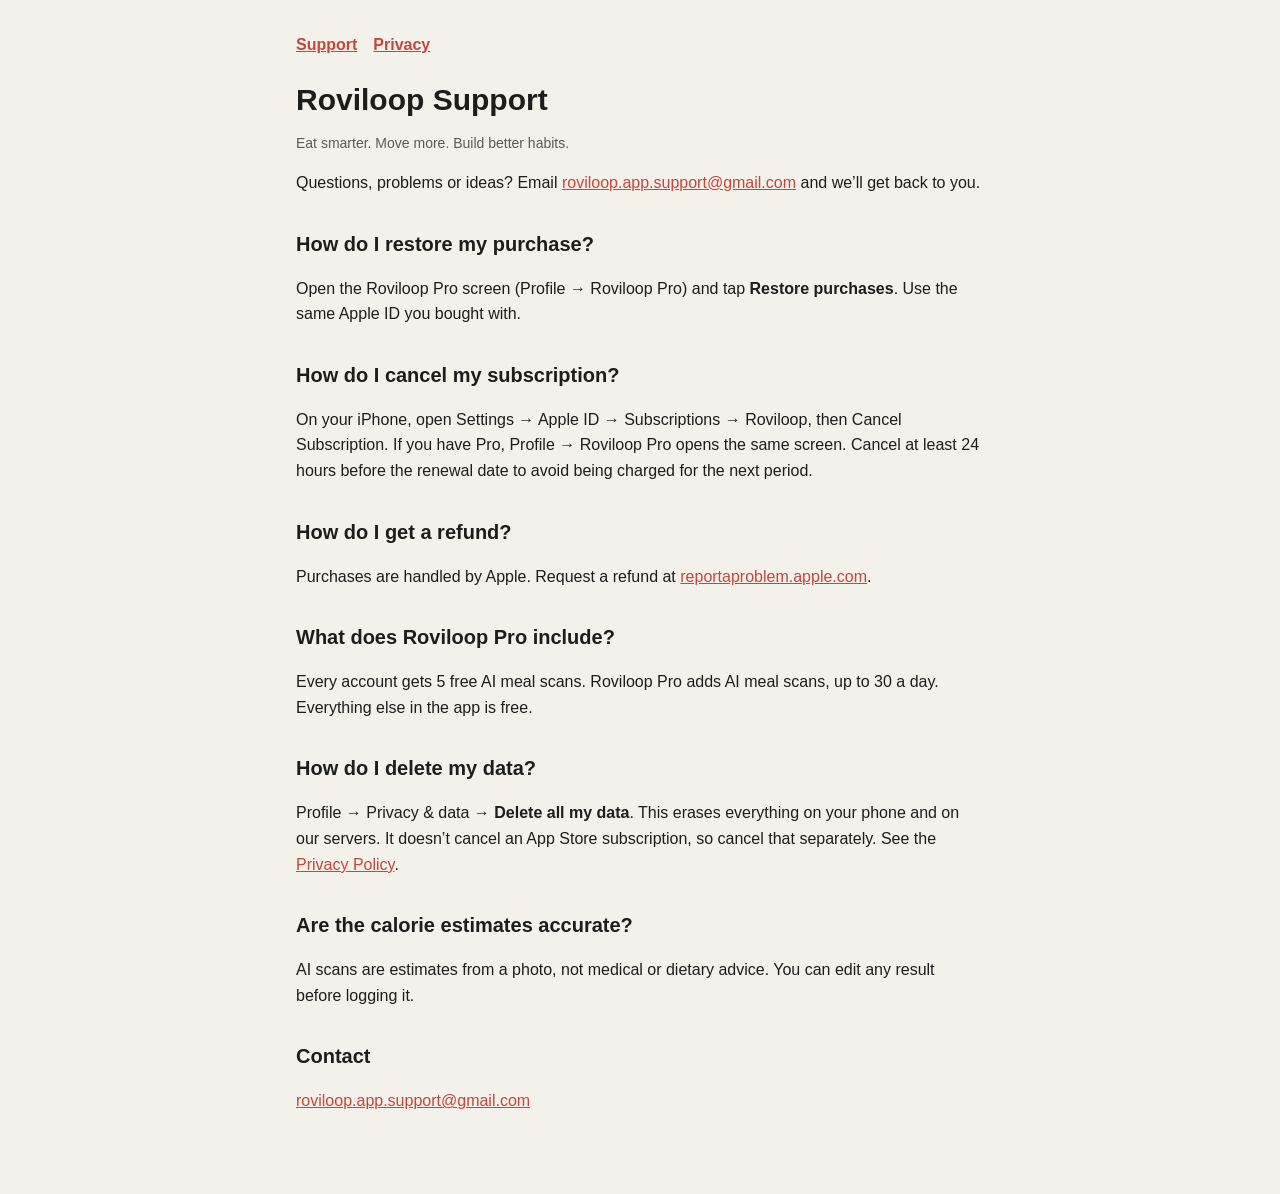
<file: index.html>
<!doctype html>
<html lang="en"><head><meta charset="utf-8"><meta http-equiv="refresh" content="0; url=support.html"><title>Roviloop</title></head>
<body><a href="support.html">Roviloop Support</a></body></html>
</file>
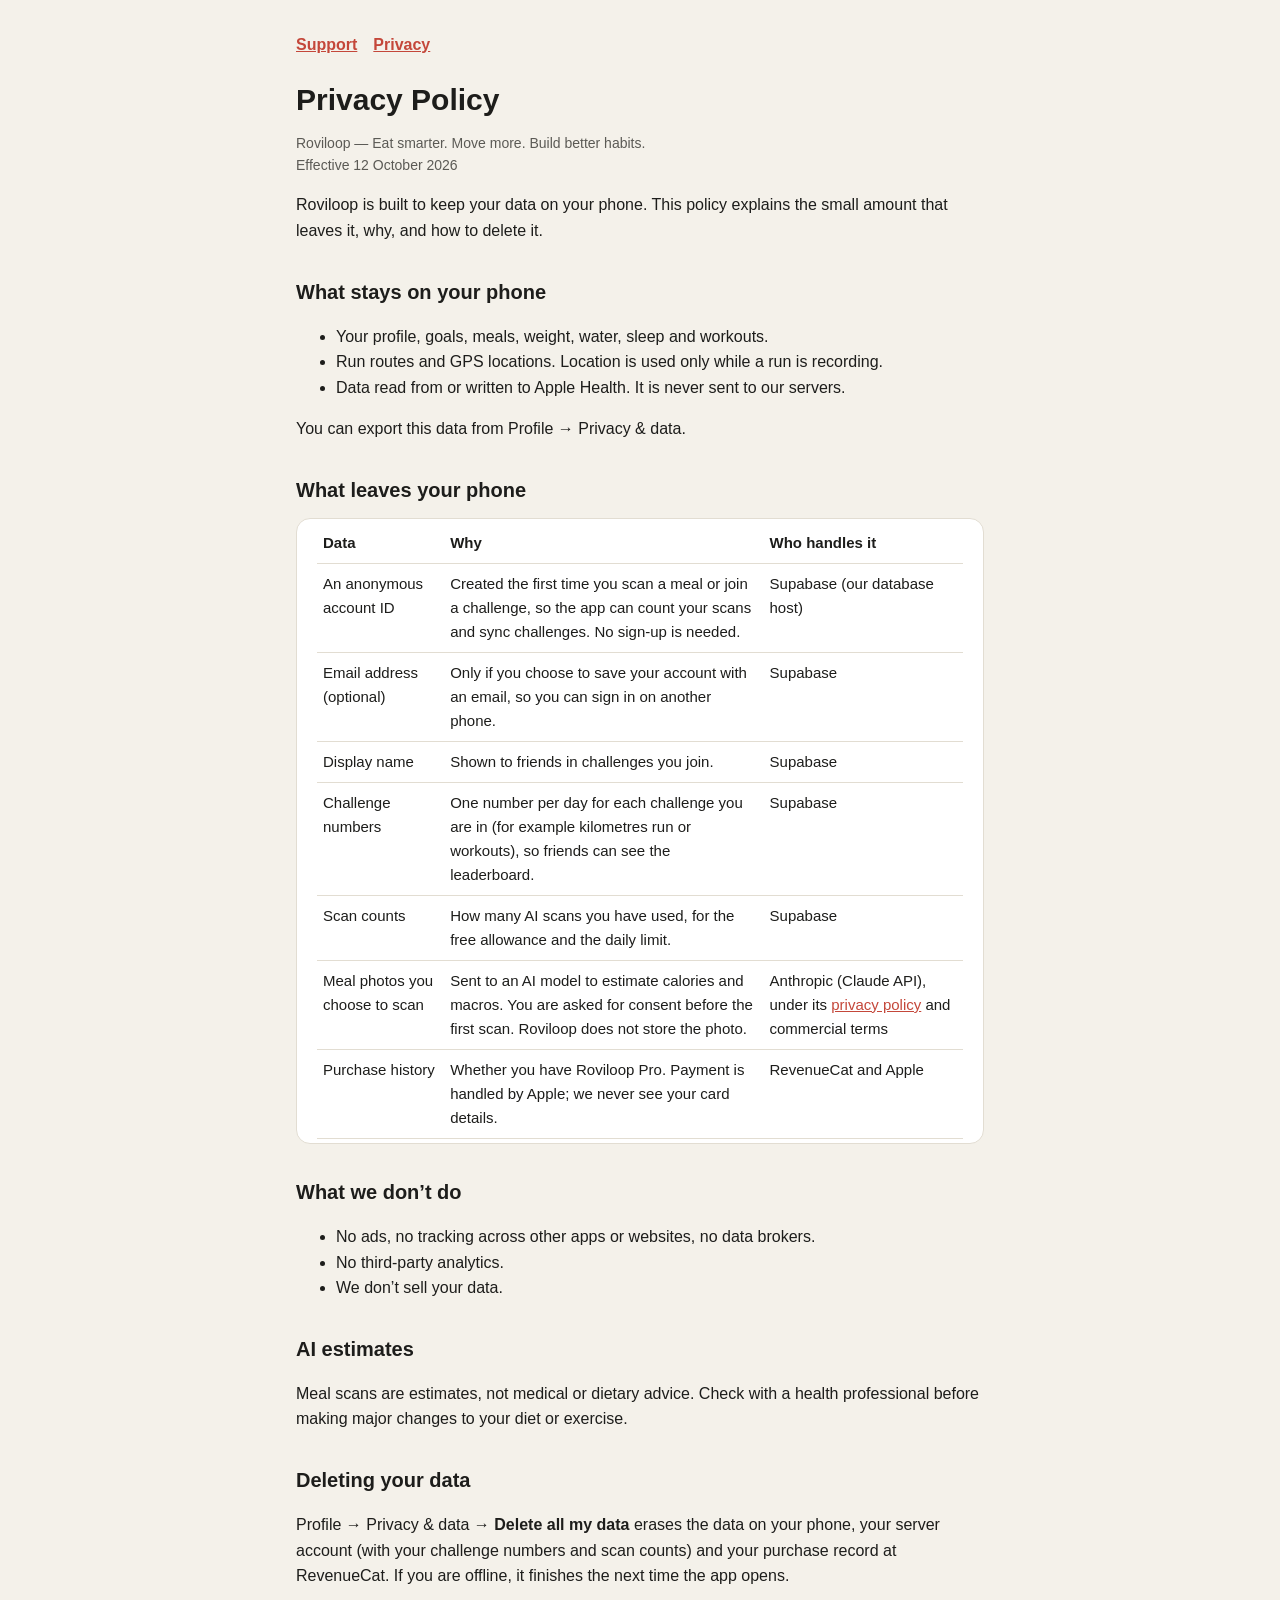
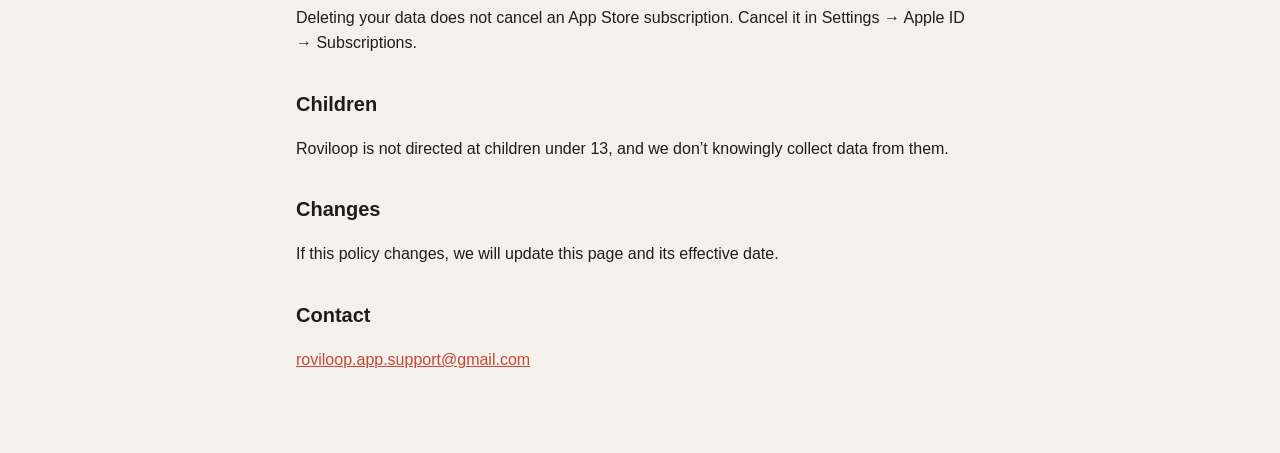
<file: privacy.html>
<!doctype html>
<html lang="en">
<head>
<meta charset="utf-8">
<meta name="viewport" content="width=device-width, initial-scale=1">
<title>Roviloop Privacy Policy</title>
<link rel="stylesheet" href="style.css">
</head>
<body>
<main>
<nav><a href="support.html">Support</a><a href="privacy.html">Privacy</a></nav>
<h1>Privacy Policy</h1>
<p class="muted">Roviloop — Eat smarter. Move more. Build better habits.<br>Effective 12 October 2026</p>

<p>Roviloop is built to keep your data on your phone. This policy explains the small amount that leaves it, why, and how to delete it.</p>

<h2>What stays on your phone</h2>
<ul>
<li>Your profile, goals, meals, weight, water, sleep and workouts.</li>
<li>Run routes and GPS locations. Location is used only while a run is recording.</li>
<li>Data read from or written to Apple Health. It is never sent to our servers.</li>
</ul>
<p>You can export this data from Profile → Privacy &amp; data.</p>

<h2>What leaves your phone</h2>
<div class="card">
<table>
<thead><tr><th>Data</th><th>Why</th><th>Who handles it</th></tr></thead>
<tbody>
<tr><td>An anonymous account ID</td><td>Created the first time you scan a meal or join a challenge, so the app can count your scans and sync challenges. No sign-up is needed.</td><td>Supabase (our database host)</td></tr>
<tr><td>Email address (optional)</td><td>Only if you choose to save your account with an email, so you can sign in on another phone.</td><td>Supabase</td></tr>
<tr><td>Display name</td><td>Shown to friends in challenges you join.</td><td>Supabase</td></tr>
<tr><td>Challenge numbers</td><td>One number per day for each challenge you are in (for example kilometres run or workouts), so friends can see the leaderboard.</td><td>Supabase</td></tr>
<tr><td>Scan counts</td><td>How many AI scans you have used, for the free allowance and the daily limit.</td><td>Supabase</td></tr>
<tr><td>Meal photos you choose to scan</td><td>Sent to an AI model to estimate calories and macros. You are asked for consent before the first scan. Roviloop does not store the photo.</td><td>Anthropic (Claude API), under its <a href="https://www.anthropic.com/legal/privacy">privacy policy</a> and commercial terms</td></tr>
<tr><td>Purchase history</td><td>Whether you have Roviloop Pro. Payment is handled by Apple; we never see your card details.</td><td>RevenueCat and Apple</td></tr>
</tbody>
</table>
</div>

<h2>What we don’t do</h2>
<ul>
<li>No ads, no tracking across other apps or websites, no data brokers.</li>
<li>No third-party analytics.</li>
<li>We don’t sell your data.</li>
</ul>

<h2>AI estimates</h2>
<p>Meal scans are estimates, not medical or dietary advice. Check with a health professional before making major changes to your diet or exercise.</p>

<h2>Deleting your data</h2>
<p>Profile → Privacy &amp; data → <strong>Delete all my data</strong> erases the data on your phone, your server account (with your challenge numbers and scan counts) and your purchase record at RevenueCat. If you are offline, it finishes the next time the app opens.</p>
<p>Deleting your data does not cancel an App Store subscription. Cancel it in Settings → Apple ID → Subscriptions.</p>

<h2>Children</h2>
<p>Roviloop is not directed at children under 13, and we don’t knowingly collect data from them.</p>

<h2>Changes</h2>
<p>If this policy changes, we will update this page and its effective date.</p>

<h2>Contact</h2>
<p><a href="mailto:roviloop.app.support@gmail.com">roviloop.app.support@gmail.com</a></p>
</main>
</body>
</html>
</file>
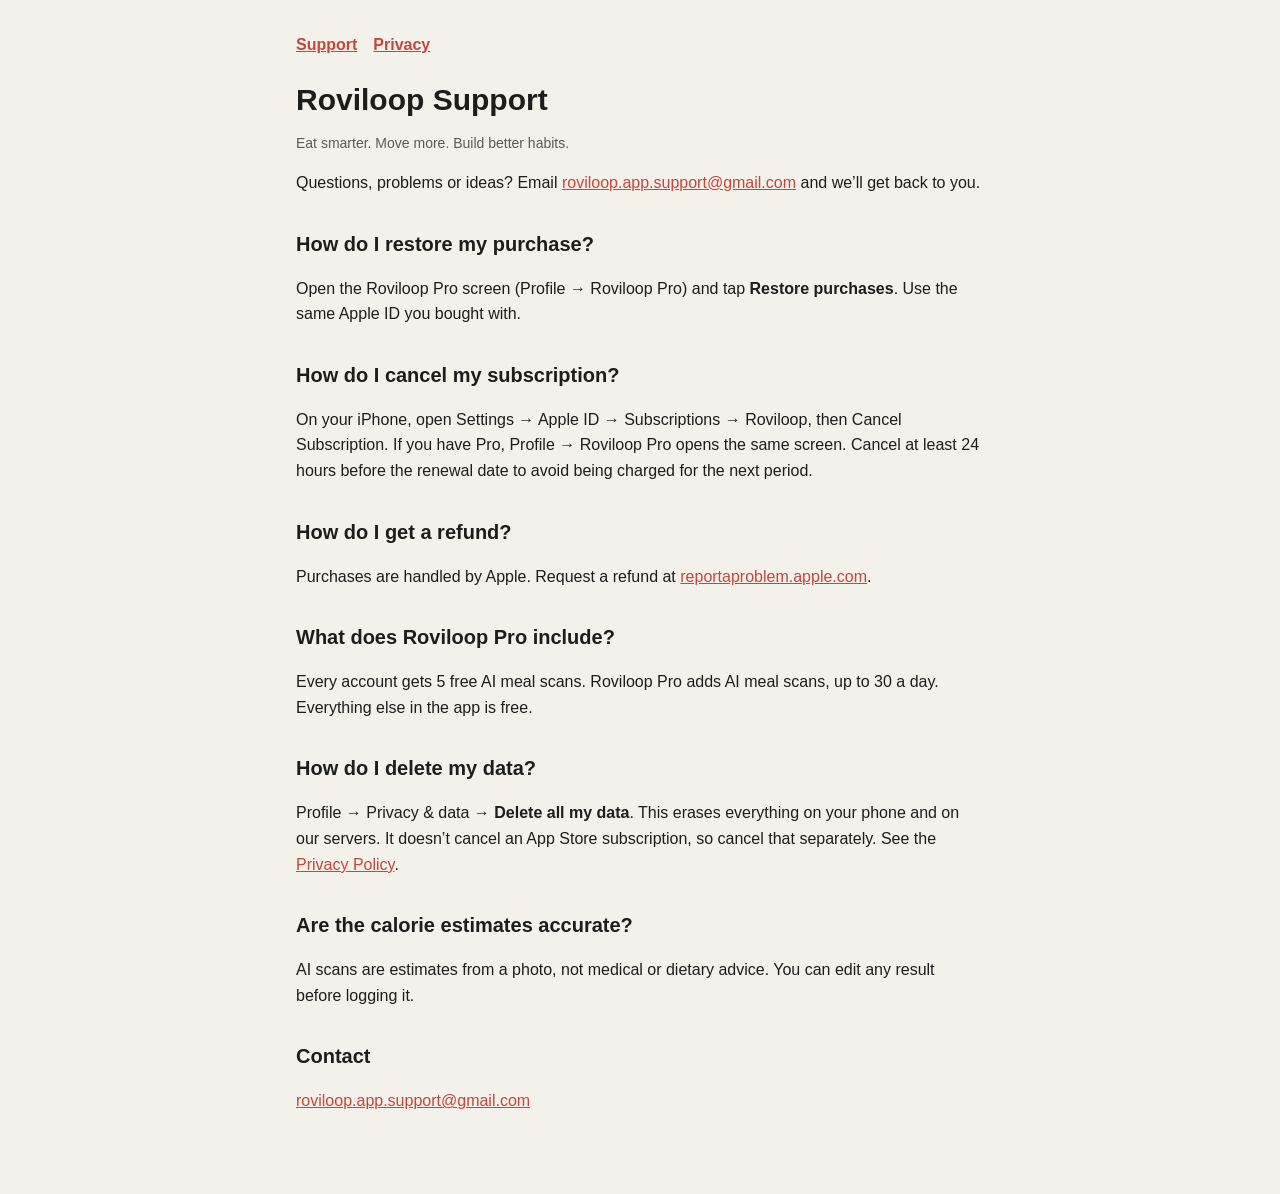
<file: support.html>
<!doctype html>
<html lang="en">
<head>
<meta charset="utf-8">
<meta name="viewport" content="width=device-width, initial-scale=1">
<title>Roviloop Support</title>
<link rel="stylesheet" href="style.css">
</head>
<body>
<main>
<nav><a href="support.html">Support</a><a href="privacy.html">Privacy</a></nav>
<h1>Roviloop Support</h1>
<p class="muted">Eat smarter. Move more. Build better habits.</p>

<p>Questions, problems or ideas? Email <a href="mailto:roviloop.app.support@gmail.com">roviloop.app.support@gmail.com</a> and we’ll get back to you.</p>

<h2>How do I restore my purchase?</h2>
<p>Open the Roviloop Pro screen (Profile → Roviloop Pro) and tap <strong>Restore purchases</strong>. Use the same Apple ID you bought with.</p>

<h2>How do I cancel my subscription?</h2>
<p>On your iPhone, open Settings → Apple ID → Subscriptions → Roviloop, then Cancel Subscription. If you have Pro, Profile → Roviloop Pro opens the same screen. Cancel at least 24 hours before the renewal date to avoid being charged for the next period.</p>

<h2>How do I get a refund?</h2>
<p>Purchases are handled by Apple. Request a refund at <a href="https://reportaproblem.apple.com">reportaproblem.apple.com</a>.</p>

<h2>What does Roviloop Pro include?</h2>
<p>Every account gets 5 free AI meal scans. Roviloop Pro adds AI meal scans, up to 30 a day. Everything else in the app is free.</p>

<h2>How do I delete my data?</h2>
<p>Profile → Privacy &amp; data → <strong>Delete all my data</strong>. This erases everything on your phone and on our servers. It doesn’t cancel an App Store subscription, so cancel that separately. See the <a href="privacy.html">Privacy Policy</a>.</p>

<h2>Are the calorie estimates accurate?</h2>
<p>AI scans are estimates from a photo, not medical or dietary advice. You can edit any result before logging it.</p>

<h2>Contact</h2>
<p><a href="mailto:roviloop.app.support@gmail.com">roviloop.app.support@gmail.com</a></p>
</main>
</body>
</html>
</file>
<file: style.css>
:root { --bg: #F4F1EA; --text: #1d1d1b; --muted: #5b5a55; --card: #ffffff; --line: #e2ddd2; --accent: #c4473a; }
@media (prefers-color-scheme: dark) { :root { --bg: #161614; --text: #f1eee7; --muted: #aaa69c; --card: #201f1c; --line: #33312c; --accent: #ef7a6c; } }
* { box-sizing: border-box; }
body { margin: 0; background: var(--bg); color: var(--text); font: 16px/1.6 -apple-system, BlinkMacSystemFont, "Segoe UI", Roboto, sans-serif; }
main { max-width: 720px; margin: 0 auto; padding: 32px 16px 64px; }
h1 { font-size: 30px; line-height: 1.2; margin: 0 0 4px; }
h2 { font-size: 20px; margin: 32px 0 8px; }
p, li { color: var(--text); }
.muted { color: var(--muted); font-size: 14px; }
a { color: var(--accent); }
nav { display: flex; gap: 16px; margin-bottom: 24px; font-weight: 600; }
.card { background: var(--card); border: 1px solid var(--line); border-radius: 14px; padding: 4px 20px; margin: 12px 0; }
table { width: 100%; border-collapse: collapse; font-size: 15px; }
th, td { text-align: left; vertical-align: top; padding: 8px 6px; border-bottom: 1px solid var(--line); }
@media (max-width: 520px) { table, tbody, tr, th, td { display: block; } thead { display: none; } td { border: 0; padding: 2px 0; } tr { border-bottom: 1px solid var(--line); padding: 8px 0; } td:first-child { font-weight: 600; } }
</file>
